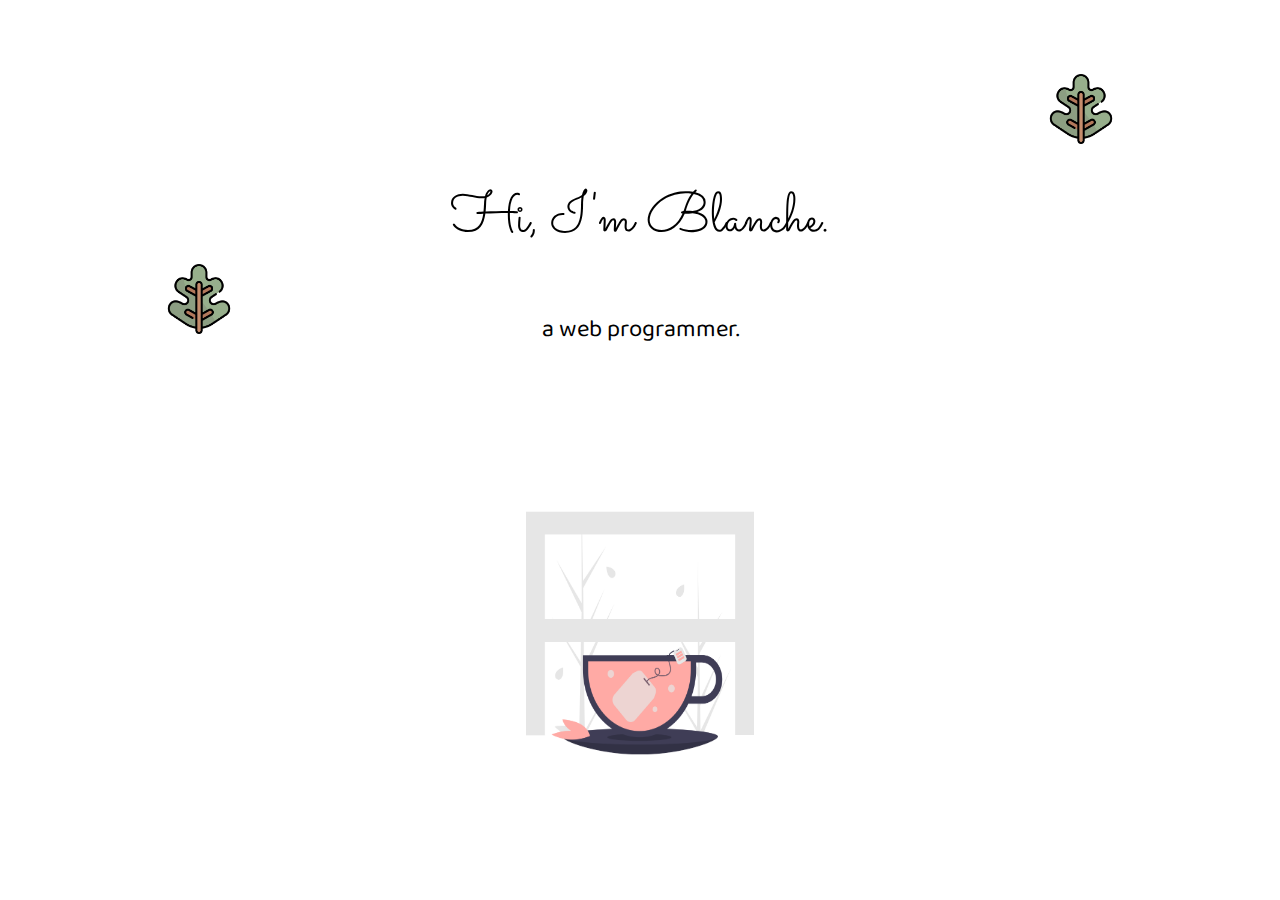
<file: index.html>
<!DOCTYPE html>
<html lang="en" dir="ltr">
  <head>
    <meta charset="utf-8">
    <title>Welcome to Blanche's World</title>
    <link rel="stylesheet" href="CSS/styles.css">
    <link rel="icon" href="favicon.ico">
  <link href="https://fonts.googleapis.com/css2?family=Baloo+Paaji+2&family=Sacramento&display=swap" rel="stylesheet">
  </head>
  <body>
    <img class="tree1" src="images/autumn linecolor-26.png">

    <div class="intro">
      <a href="aboutme.html">
       <h1>Hi, I'm Blanche.</h1>
     </a>
       <h4>a web programmer.</h4>

    </div>
    <img class="tree2" src="images/autumn linecolor-26.png">

  <img class="cup_of_tea" src="images/undraw_cup_of_tea_6nqg.png">


</body>
</html>
</file>
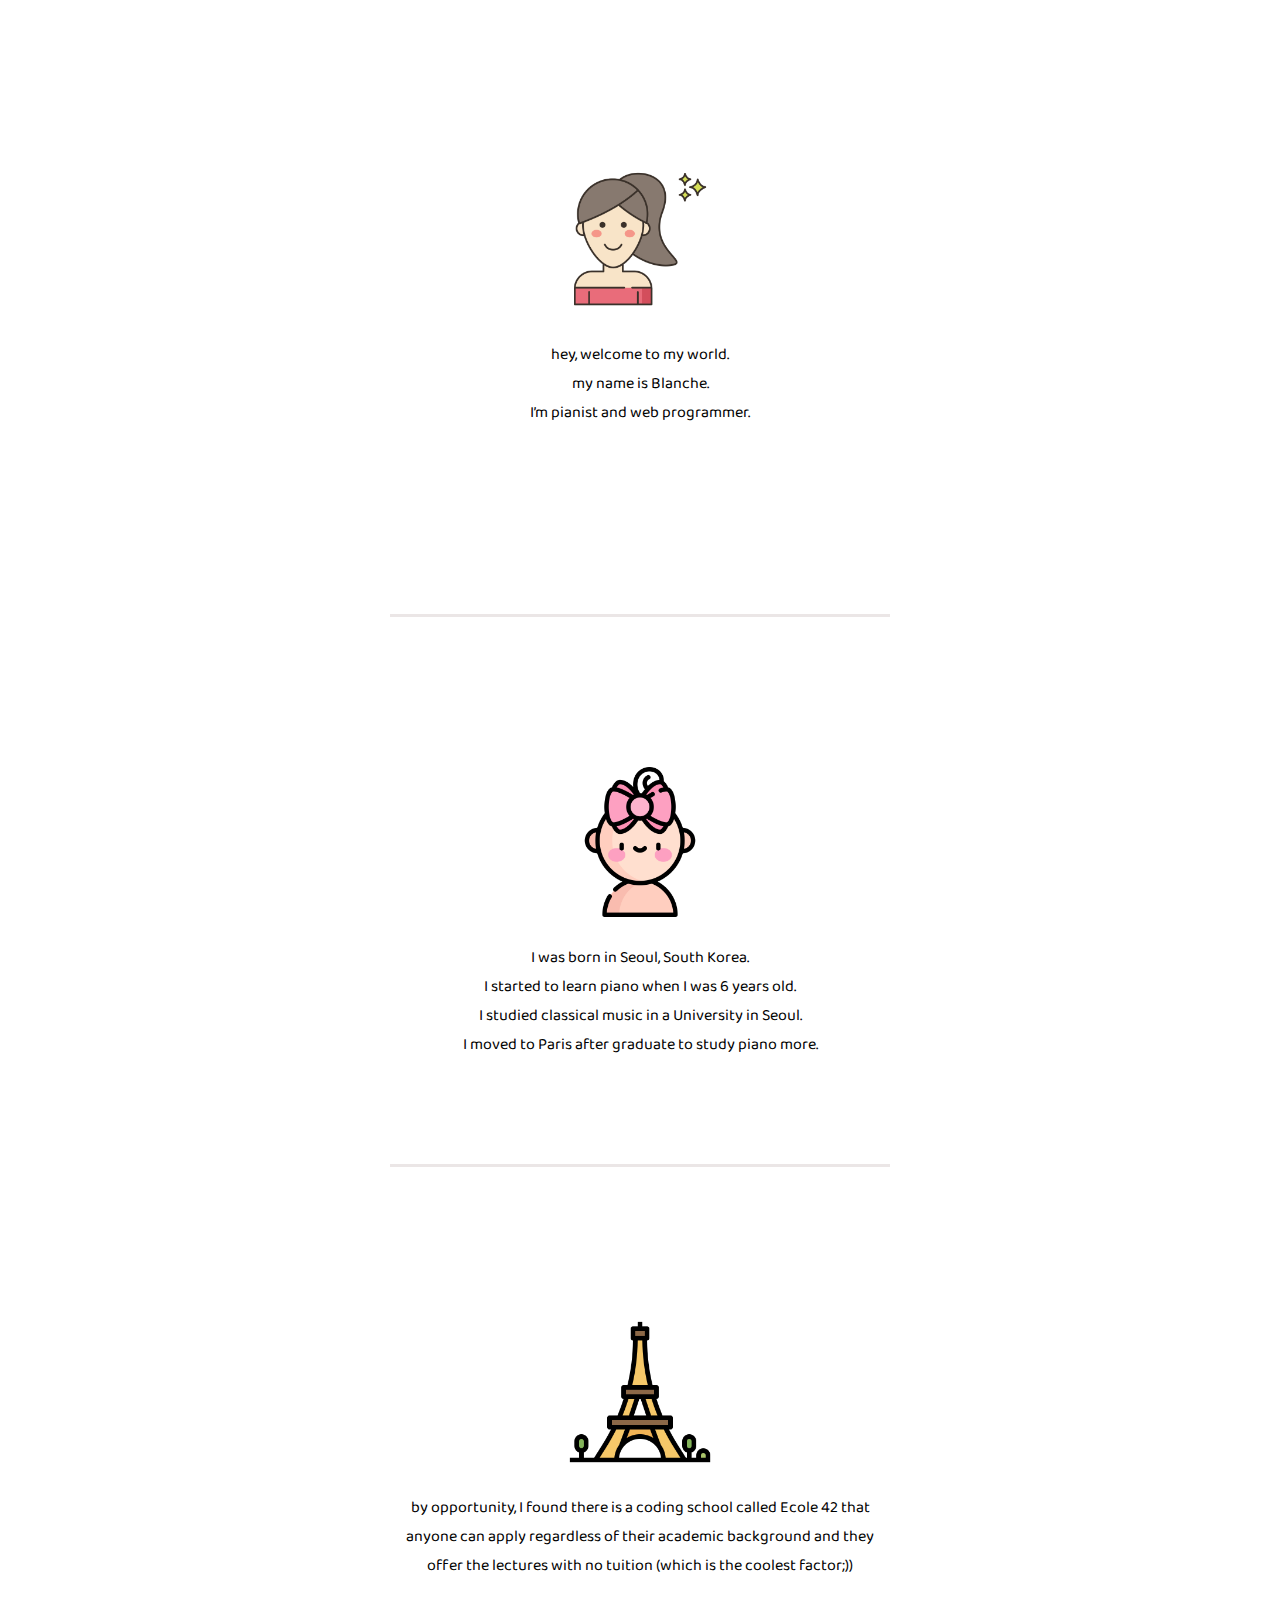
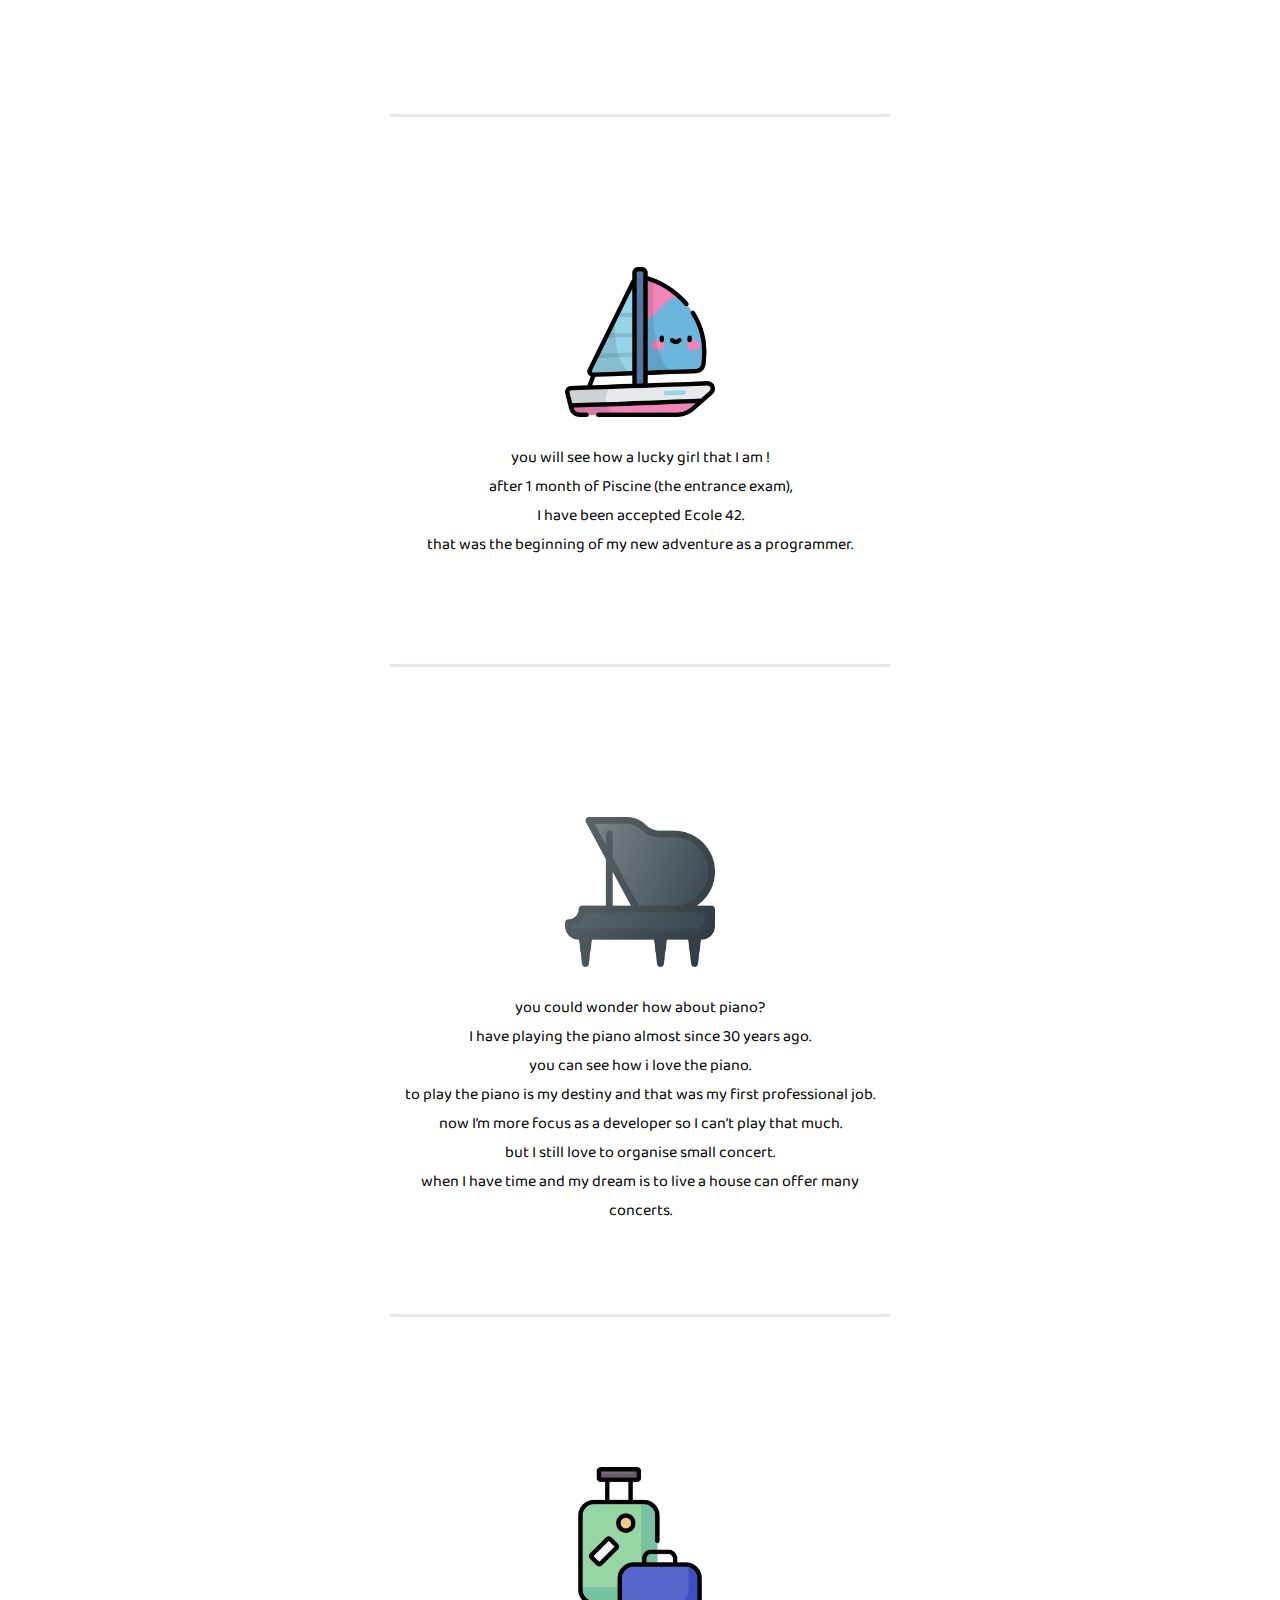
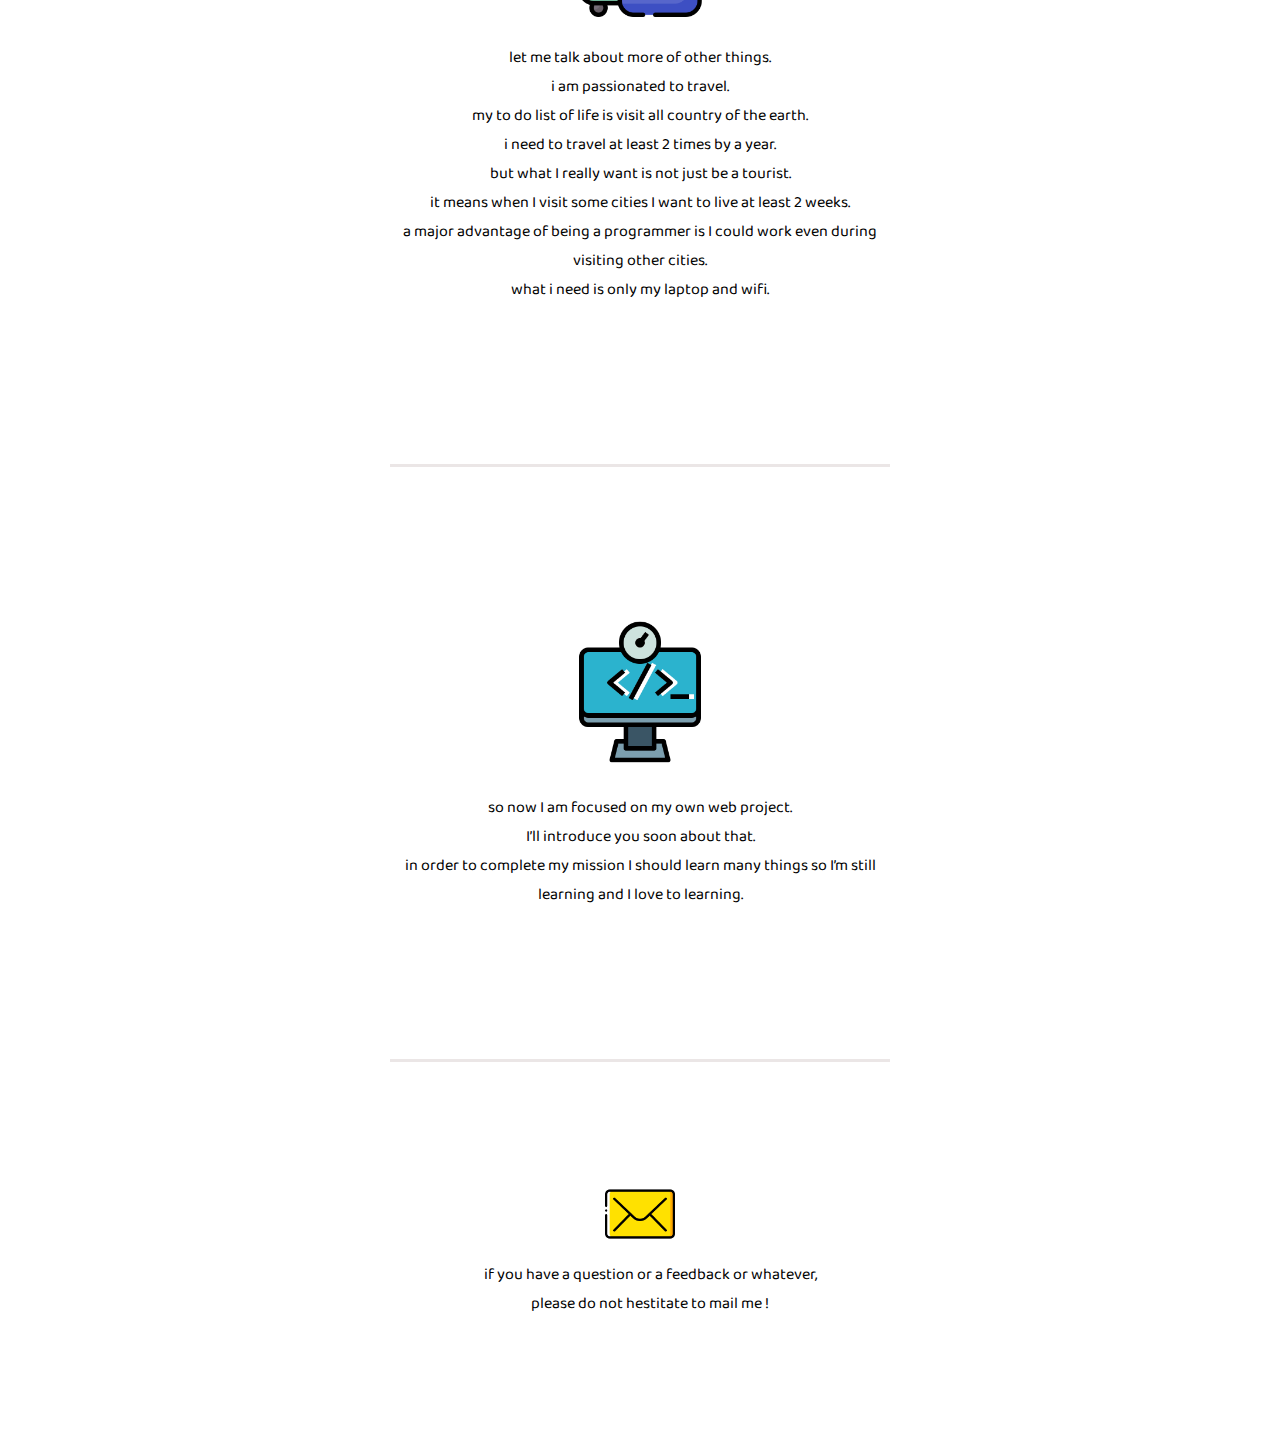
<file: aboutme.html>
<!DOCTYPE html>
<html lang="en" dir="ltr">
  <head>
    <meta charset="utf-8">
    <title>Welcome to Blanche's World</title>
    <link rel="stylesheet" href="CSS/styles.css">
    <link rel="icon" href="favicon.ico">
    <link href="https://fonts.googleapis.com/css2?family=Baloo+Paaji+2&family=Sacramento&display=swap" rel="stylesheet">
  </head>
  <body>
    <div class="presentation">
  
      <img class="character" src="images/ponytail.png">
      <p>
        hey, welcome to my world.<br>
        my name is Blanche.<br>
        I’m pianist and web programmer.<br>
    </p>
    </div>

    <div class="biography1">
    <hr>
      <img class="character" src="images/baby-girl.png">
      <p>
      I was born in Seoul, South Korea. <br>
      I started to learn piano when I was 6 years old. <br>
      I studied classical music in a University in Seoul. <br>
      I moved to Paris after graduate to study piano more. <br>
    </p>
    </div>

    <div class="biography2">
    <hr>
      <img class="character" src="images/paris.png">
    <p>
      by opportunity, I found there is a coding school called Ecole 42
      that anyone can apply regardless of their academic background
      and they offer the lectures with no tuition
      (which is the coolest factor;))<br>
    </p>

    </div>
    <div class="biography2-5">
      <hr>
      <img class="character" src="images/boat (1).png">
      <p>
        you will see how a lucky girl that I am ! <br>
        after 1 month of Piscine (the entrance exam),<br>
        I have been accepted Ecole 42. <br>
        that was the beginning of my new adventure as a programmer.<br>
      </p>
    </div>

    <div class="biography3">
      <hr>
      <img class="character" src="images/piano.png">
      <p>
      you could wonder how about piano? <br>
      I have playing the piano almost since 30 years ago. <br>
      you can see how i love the piano. <br>
      to play the piano is my destiny and that was my first professional job. <br>
      now I’m more focus as a developer so I can’t play that much. <br>
      but I still love to organise small concert. <br>
      when I have time and my dream is to live a house can offer many concerts.<br>
      </p>
    </div>

    <div class="biography4">
      <hr>
      <img class="character" src="images/luggage.png">
      <p>
      let me talk about more of other things.<br>
      i am passionated to travel. <br>
      my to do list of life is visit all country of the earth.<br>
      i need to travel at least 2 times by a year.<br>
      but what I really want is not just be a tourist. <br>
      it means when I visit some cities I want to live at least 2 weeks. <br>
      a major advantage of being a programmer is I could work even during visiting other cities.<br>
      what i need is only my laptop and wifi.<br>
      </p>
     </div>

     <div class="biography5">
      <hr>
      <img class="character" src="images/coding.png">
      <p>
      so now I am focused on my own web project. <br>
      I’ll introduce you soon about that. <br>
      in order to complete my mission I should learn many things
      so I’m still learning and I love to learning.<br>
      </p>
      <hr>
    </div>

    <div class="contact">
      <a href="mailto:soyoung.shin0711@gmail.com?subject=feedback">
        <div class="mail"></div>
      </a>
      <div class="mailme">
        <p>
        if you have a question or a feedback or whatever,<br>
        please do not hestitate to mail me !  </p>
      </div>
    </div>
  </body>
</html>
</file>
<file: CSS/styles.css>
body{
  margin : 5%;
  text-align: center;
  position: relative;
  font-family: 'Baloo Paaji 2', cursive;
}
a{
  color: black;
  text-decoration: none;
}
h1{
  font-family:'Sacramento', cursive;
  margin: 0 auto;
  font-size: 3.5em;
  font-weight: normal;
  line-height: 2;
}
h1:hover{
  color:#cff1ef;
  font-family:'Sacramento', cursive;
  margin: 0 auto;
  font-size: 3.5em;
  font-weight: normal;
  line-height: 2;
}
h4{
  font-size: 1.5em;
  font-weight: normal;
}


hr{
  width: 500px;
  height: 3px;
  background-color: #ebe6e6;
  border-style: none;
  margin: 150px auto;
  position: relative;
}

.intro{
  position: relative;
  top: 100px;
}
.tree1{
  width: 70px;
  height: 70px;
  position: absolute;
  top:10px;
  right:100px;

}

.tree2{
  width: 70px;
  height: 70px;
  position: absolute;
  left:100px;
  top: 200px;

}
.cup_of_tea{
  width: 300px;
  height: 300px;
  position: relative;
  top: 200px;
}
.character{

  width: 150px;
  height: 150px;
}
.presentation{
  top:100px;
  height: 300px;
  width: 500px;
  margin: 0 auto 0 auto;
  position: relative;
}

.biography1{
  top:100px;
  height: 500px;
  width: 500px;
  margin: 0 auto 150px auto;
  position: relative;
}
.biography2{
  height: 400px;
  width: 500px;
  margin: 0 auto 0 auto;
  position: relative;

}
.biography2-5{
  height: 400px;
  width: 500px;
  margin: 0 auto 0 auto;
  position: relative;

}
.biography3{

  height: 400px;
  width: 500px;
  margin: 0 auto 250px auto;
  position: relative;

}
.biography4{

  height: 500px;
  width: 500px;
  margin: 0 auto 250px auto;
  position: relative;

}
.biography5{

  height: 500px;
  width: 500px;
  margin: 0 auto 0 auto;
  position: relative;

}
.contact{
  width: 400px;
  margin: 200px auto 100px auto;
  position: relative;
}
.mail{
  display: inline-block;
  background-image: url('../images/mail.png');
  background-size: 70px;
  position: relative;
  width:70px;
  height:70px;
  top:15px;
}
.mail:hover{
  display: inline-block;
  background-image: url('../images/mail_send.png');
  background-size: 70px;
  outline-style: none;
  position: relative;
  width:70px;
  height:70px;
  top:15px;
}
.mailme{
  display: inline-block;
  margin: 0 auto auto 20px;


}
</file>
